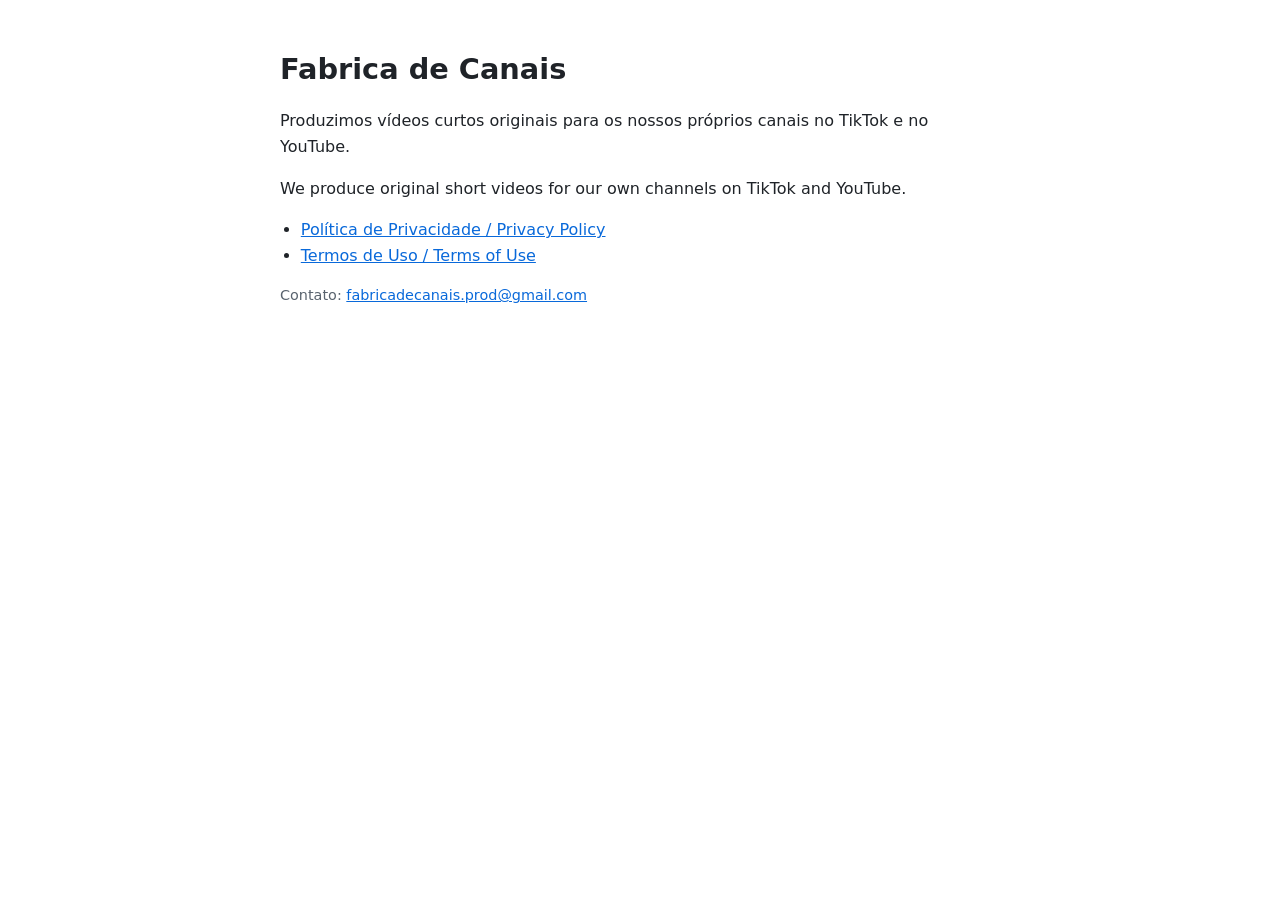
<file: index.html>
<!doctype html>
<html lang="pt-BR">
<head>
<meta charset="utf-8">
<meta name="viewport" content="width=device-width, initial-scale=1">
<title>Fabrica de Canais</title>
<link rel="stylesheet" href="estilo.css">
</head>
<body>
<main>
<h1>Fabrica de Canais</h1>
<p>Produzimos vídeos curtos originais para os nossos próprios canais no TikTok e no YouTube.</p>
<p lang="en">We produce original short videos for our own channels on TikTok and YouTube.</p>
<ul>
<li><a href="privacidade.html">Política de Privacidade / Privacy Policy</a></li>
<li><a href="termos.html">Termos de Uso / Terms of Use</a></li>
</ul>
<p class="meta">Contato: <a href="mailto:fabricadecanais.prod@gmail.com">fabricadecanais.prod@gmail.com</a></p>
</main>
</body>
</html>
</file>
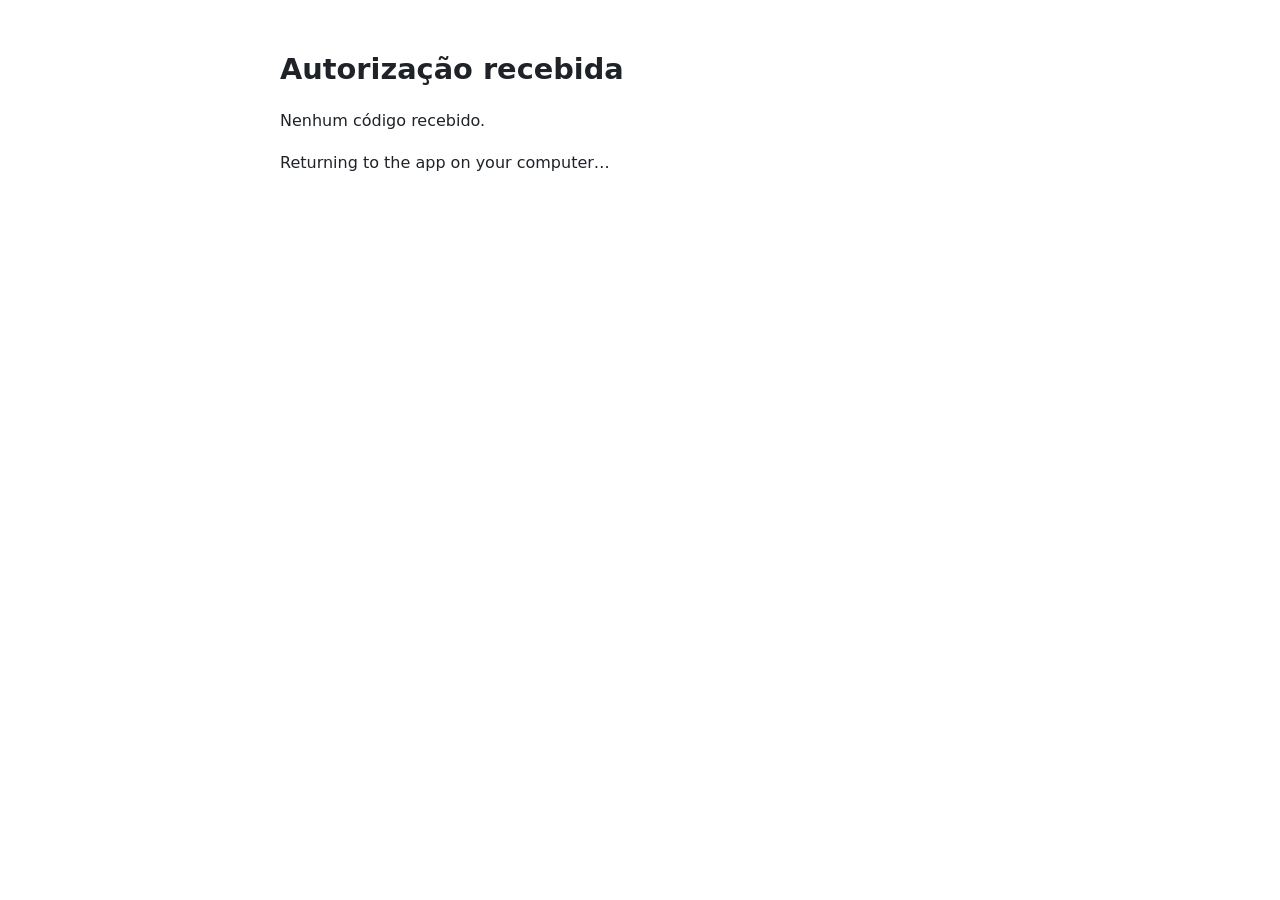
<file: callback.html>
<!doctype html>
<html lang="pt-BR">
<head>
<meta charset="utf-8">
<meta name="viewport" content="width=device-width, initial-scale=1">
<meta name="robots" content="noindex">
<title>Fabrica de Canais: autorização</title>
<link rel="stylesheet" href="estilo.css">
</head>
<body>
<main>
<h1>Autorização recebida</h1>
<p id="msg">Voltando para o aplicativo no seu computador…</p>
<p lang="en">Returning to the app on your computer…</p>
</main>
<script>
  // O login do TikTok volta aqui (redirect URI registrado no app). Esta página só repassa o código
  // para o publicador que está esperando no próprio computador de quem autorizou. Nada é guardado.
  (function () {
    var q = window.location.search;
    if (!q) { document.getElementById("msg").textContent = "Nenhum código recebido."; return; }
    window.location.replace("http://127.0.0.1:8765/tiktok/callback" + q);
  })();
</script>
</body>
</html>
</file>
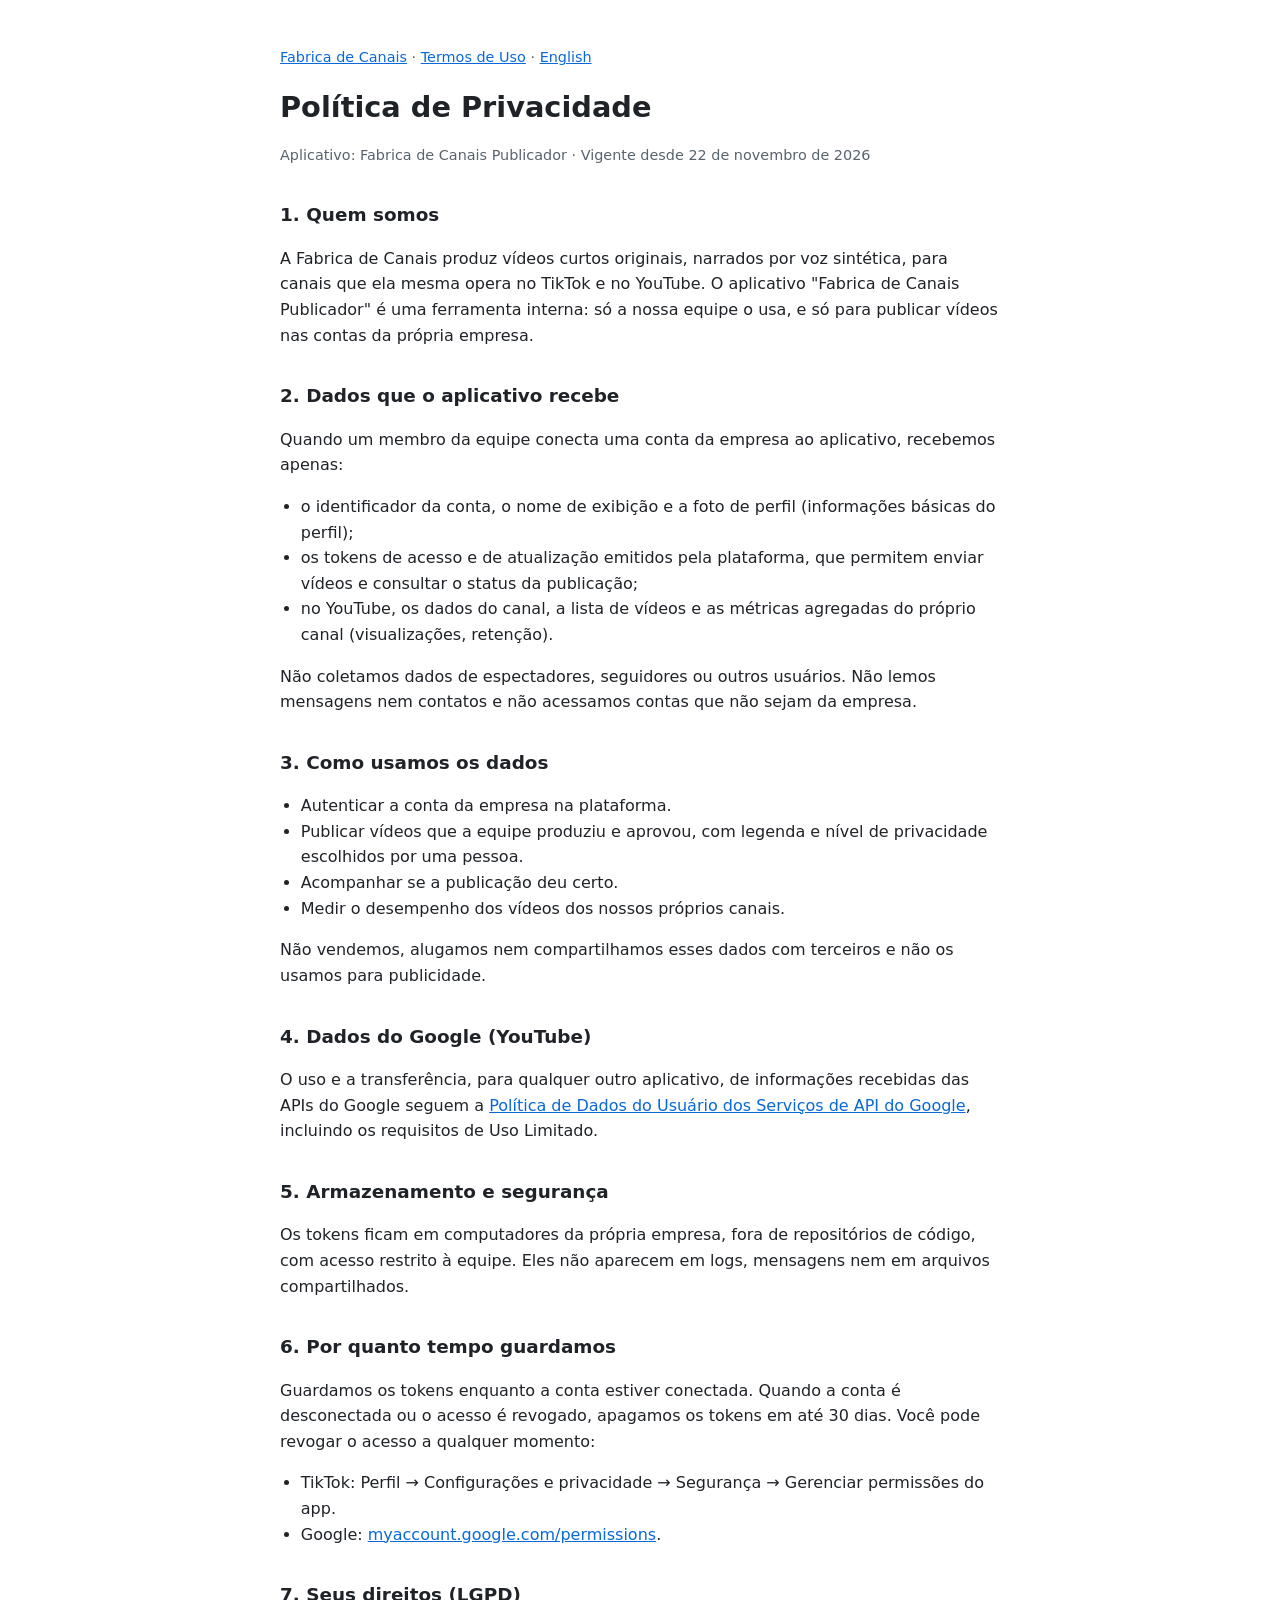
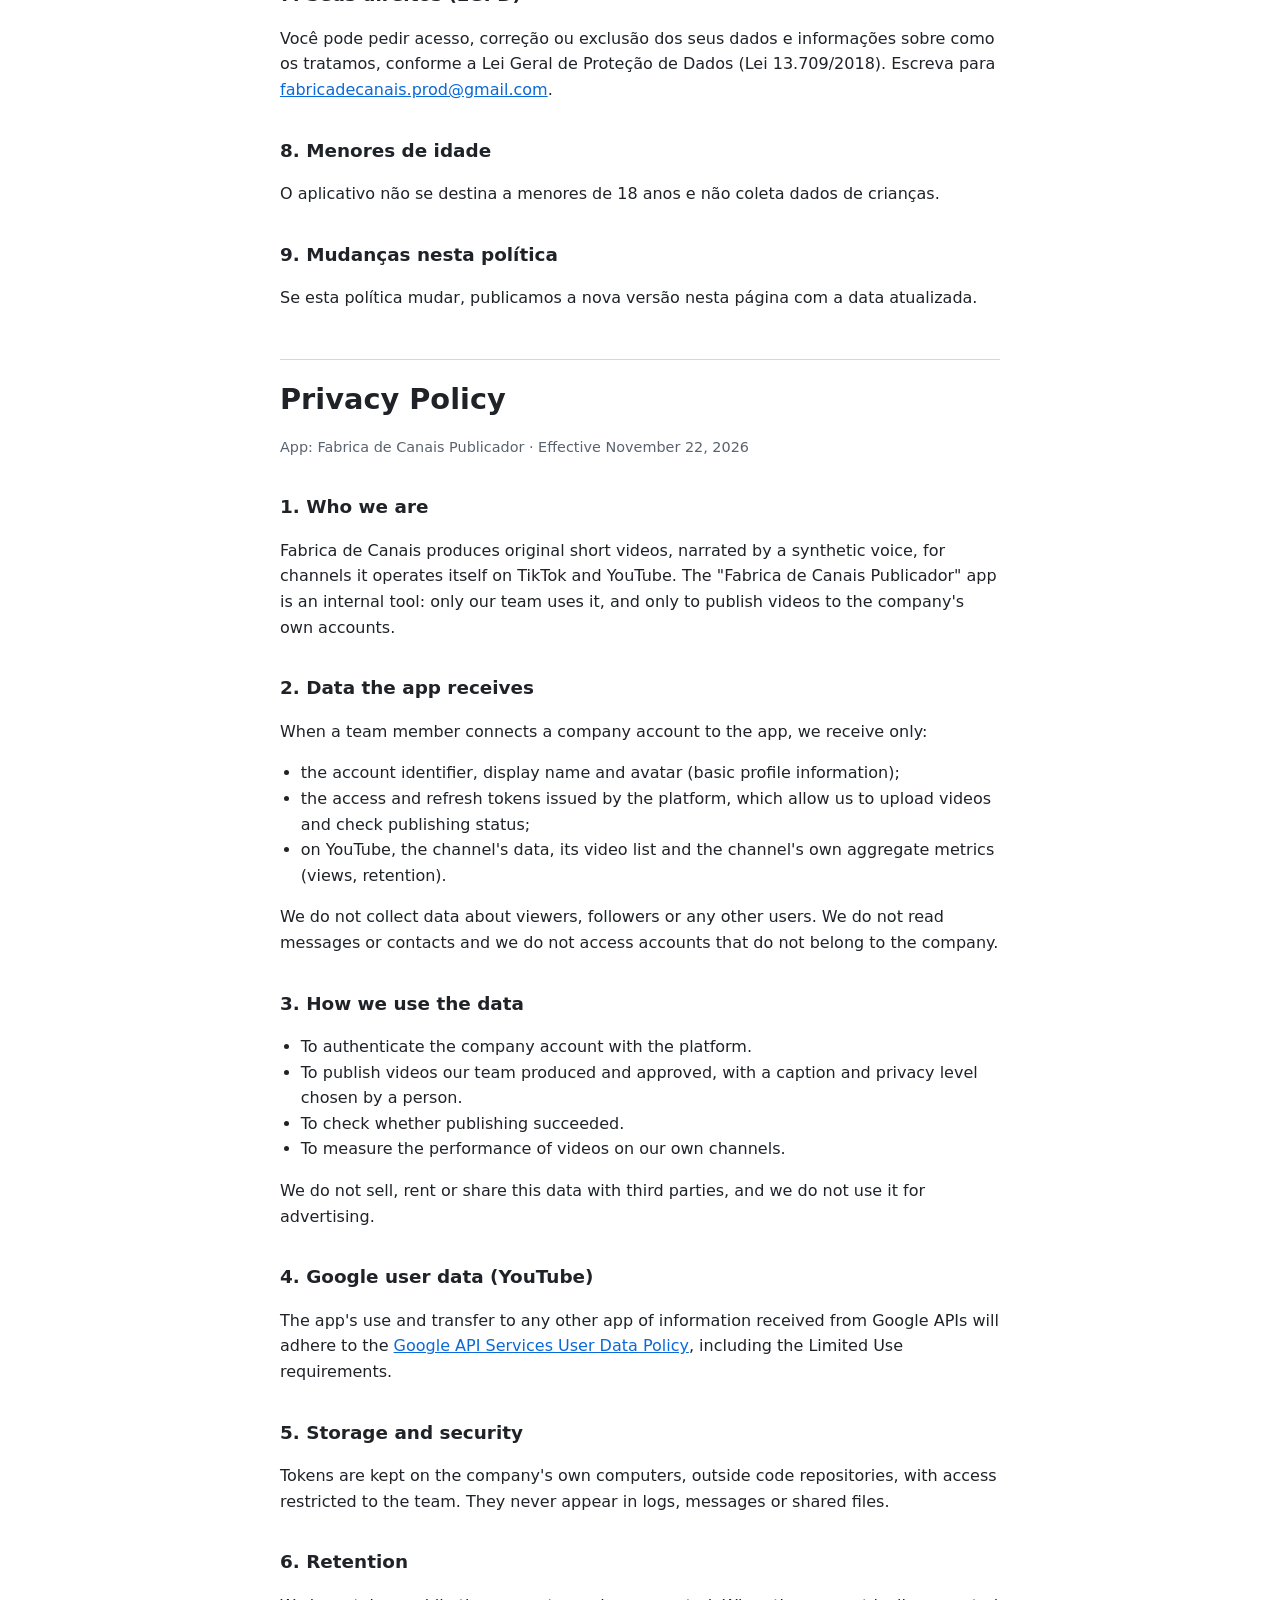
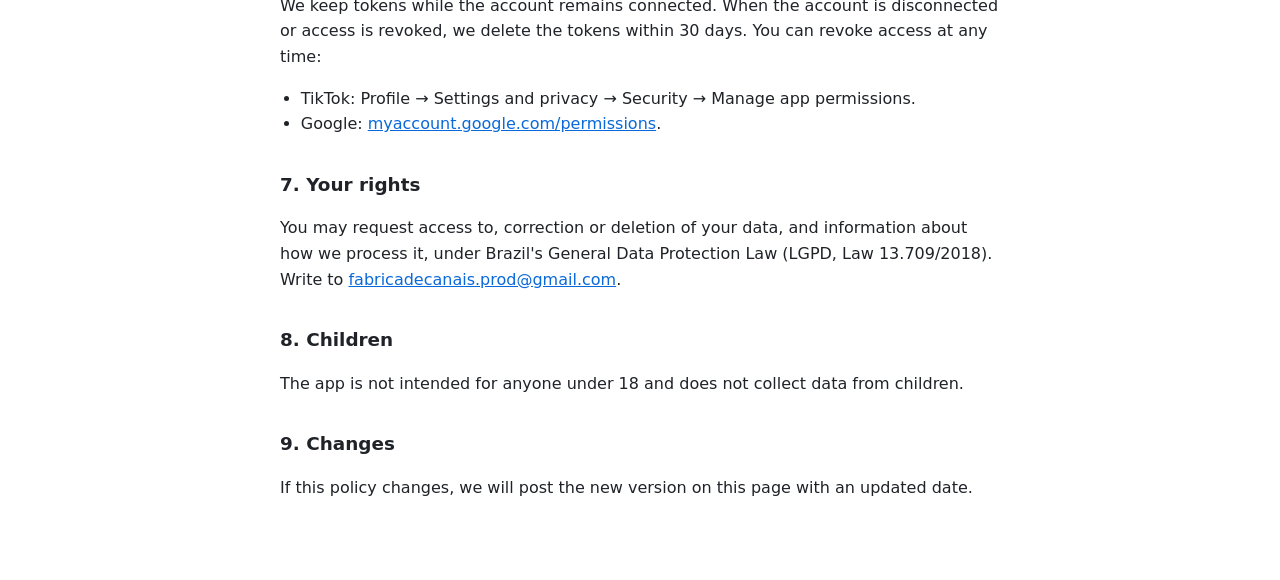
<file: privacidade.html>
<!doctype html>
<html lang="pt-BR">
<head>
<meta charset="utf-8">
<meta name="viewport" content="width=device-width, initial-scale=1">
<title>Política de Privacidade · Fabrica de Canais</title>
<link rel="stylesheet" href="estilo.css">
</head>
<body>
<main>
<p class="topo"><a href="./">Fabrica de Canais</a> · <a href="termos.html">Termos de Uso</a> · <a href="#en">English</a></p>

<h1>Política de Privacidade</h1>
<p class="meta">Aplicativo: Fabrica de Canais Publicador · Vigente desde 22 de novembro de 2026</p>

<h2>1. Quem somos</h2>
<p>A Fabrica de Canais produz vídeos curtos originais, narrados por voz sintética, para canais que ela mesma opera no
TikTok e no YouTube. O aplicativo "Fabrica de Canais Publicador" é uma ferramenta interna: só a nossa equipe o usa, e
só para publicar vídeos nas contas da própria empresa.</p>

<h2>2. Dados que o aplicativo recebe</h2>
<p>Quando um membro da equipe conecta uma conta da empresa ao aplicativo, recebemos apenas:</p>
<ul>
<li>o identificador da conta, o nome de exibição e a foto de perfil (informações básicas do perfil);</li>
<li>os tokens de acesso e de atualização emitidos pela plataforma, que permitem enviar vídeos e consultar o status da
publicação;</li>
<li>no YouTube, os dados do canal, a lista de vídeos e as métricas agregadas do próprio canal (visualizações,
retenção).</li>
</ul>
<p>Não coletamos dados de espectadores, seguidores ou outros usuários. Não lemos mensagens nem contatos e não
acessamos contas que não sejam da empresa.</p>

<h2>3. Como usamos os dados</h2>
<ul>
<li>Autenticar a conta da empresa na plataforma.</li>
<li>Publicar vídeos que a equipe produziu e aprovou, com legenda e nível de privacidade escolhidos por uma pessoa.</li>
<li>Acompanhar se a publicação deu certo.</li>
<li>Medir o desempenho dos vídeos dos nossos próprios canais.</li>
</ul>
<p>Não vendemos, alugamos nem compartilhamos esses dados com terceiros e não os usamos para publicidade.</p>

<h2>4. Dados do Google (YouTube)</h2>
<p>O uso e a transferência, para qualquer outro aplicativo, de informações recebidas das APIs do Google seguem a
<a href="https://developers.google.com/terms/api-services-user-data-policy">Política de Dados do Usuário dos Serviços
de API do Google</a>, incluindo os requisitos de Uso Limitado.</p>

<h2>5. Armazenamento e segurança</h2>
<p>Os tokens ficam em computadores da própria empresa, fora de repositórios de código, com acesso restrito à equipe.
Eles não aparecem em logs, mensagens nem em arquivos compartilhados.</p>

<h2>6. Por quanto tempo guardamos</h2>
<p>Guardamos os tokens enquanto a conta estiver conectada. Quando a conta é desconectada ou o acesso é revogado,
apagamos os tokens em até 30 dias. Você pode revogar o acesso a qualquer momento:</p>
<ul>
<li>TikTok: Perfil → Configurações e privacidade → Segurança → Gerenciar permissões do app.</li>
<li>Google: <a href="https://myaccount.google.com/permissions">myaccount.google.com/permissions</a>.</li>
</ul>

<h2>7. Seus direitos (LGPD)</h2>
<p>Você pode pedir acesso, correção ou exclusão dos seus dados e informações sobre como os tratamos, conforme a Lei
Geral de Proteção de Dados (Lei 13.709/2018). Escreva para <a href="mailto:fabricadecanais.prod@gmail.com">fabricadecanais.prod@gmail.com</a>.</p>

<h2>8. Menores de idade</h2>
<p>O aplicativo não se destina a menores de 18 anos e não coleta dados de crianças.</p>

<h2>9. Mudanças nesta política</h2>
<p>Se esta política mudar, publicamos a nova versão nesta página com a data atualizada.</p>

<hr id="en">

<h1 lang="en">Privacy Policy</h1>
<div lang="en">
<p class="meta">App: Fabrica de Canais Publicador · Effective November 22, 2026</p>

<h2>1. Who we are</h2>
<p>Fabrica de Canais produces original short videos, narrated by a synthetic voice, for channels it operates itself
on TikTok and YouTube. The "Fabrica de Canais Publicador" app is an internal tool: only our team uses it, and only to
publish videos to the company's own accounts.</p>

<h2>2. Data the app receives</h2>
<p>When a team member connects a company account to the app, we receive only:</p>
<ul>
<li>the account identifier, display name and avatar (basic profile information);</li>
<li>the access and refresh tokens issued by the platform, which allow us to upload videos and check publishing
status;</li>
<li>on YouTube, the channel's data, its video list and the channel's own aggregate metrics (views, retention).</li>
</ul>
<p>We do not collect data about viewers, followers or any other users. We do not read messages or contacts and we do
not access accounts that do not belong to the company.</p>

<h2>3. How we use the data</h2>
<ul>
<li>To authenticate the company account with the platform.</li>
<li>To publish videos our team produced and approved, with a caption and privacy level chosen by a person.</li>
<li>To check whether publishing succeeded.</li>
<li>To measure the performance of videos on our own channels.</li>
</ul>
<p>We do not sell, rent or share this data with third parties, and we do not use it for advertising.</p>

<h2>4. Google user data (YouTube)</h2>
<p>The app's use and transfer to any other app of information received from Google APIs will adhere to the
<a href="https://developers.google.com/terms/api-services-user-data-policy">Google API Services User Data Policy</a>,
including the Limited Use requirements.</p>

<h2>5. Storage and security</h2>
<p>Tokens are kept on the company's own computers, outside code repositories, with access restricted to the team.
They never appear in logs, messages or shared files.</p>

<h2>6. Retention</h2>
<p>We keep tokens while the account remains connected. When the account is disconnected or access is revoked, we
delete the tokens within 30 days. You can revoke access at any time:</p>
<ul>
<li>TikTok: Profile → Settings and privacy → Security → Manage app permissions.</li>
<li>Google: <a href="https://myaccount.google.com/permissions">myaccount.google.com/permissions</a>.</li>
</ul>

<h2>7. Your rights</h2>
<p>You may request access to, correction or deletion of your data, and information about how we process it, under
Brazil's General Data Protection Law (LGPD, Law 13.709/2018). Write to
<a href="mailto:fabricadecanais.prod@gmail.com">fabricadecanais.prod@gmail.com</a>.</p>

<h2>8. Children</h2>
<p>The app is not intended for anyone under 18 and does not collect data from children.</p>

<h2>9. Changes</h2>
<p>If this policy changes, we will post the new version on this page with an updated date.</p>
</div>
</main>
</body>
</html>
</file>
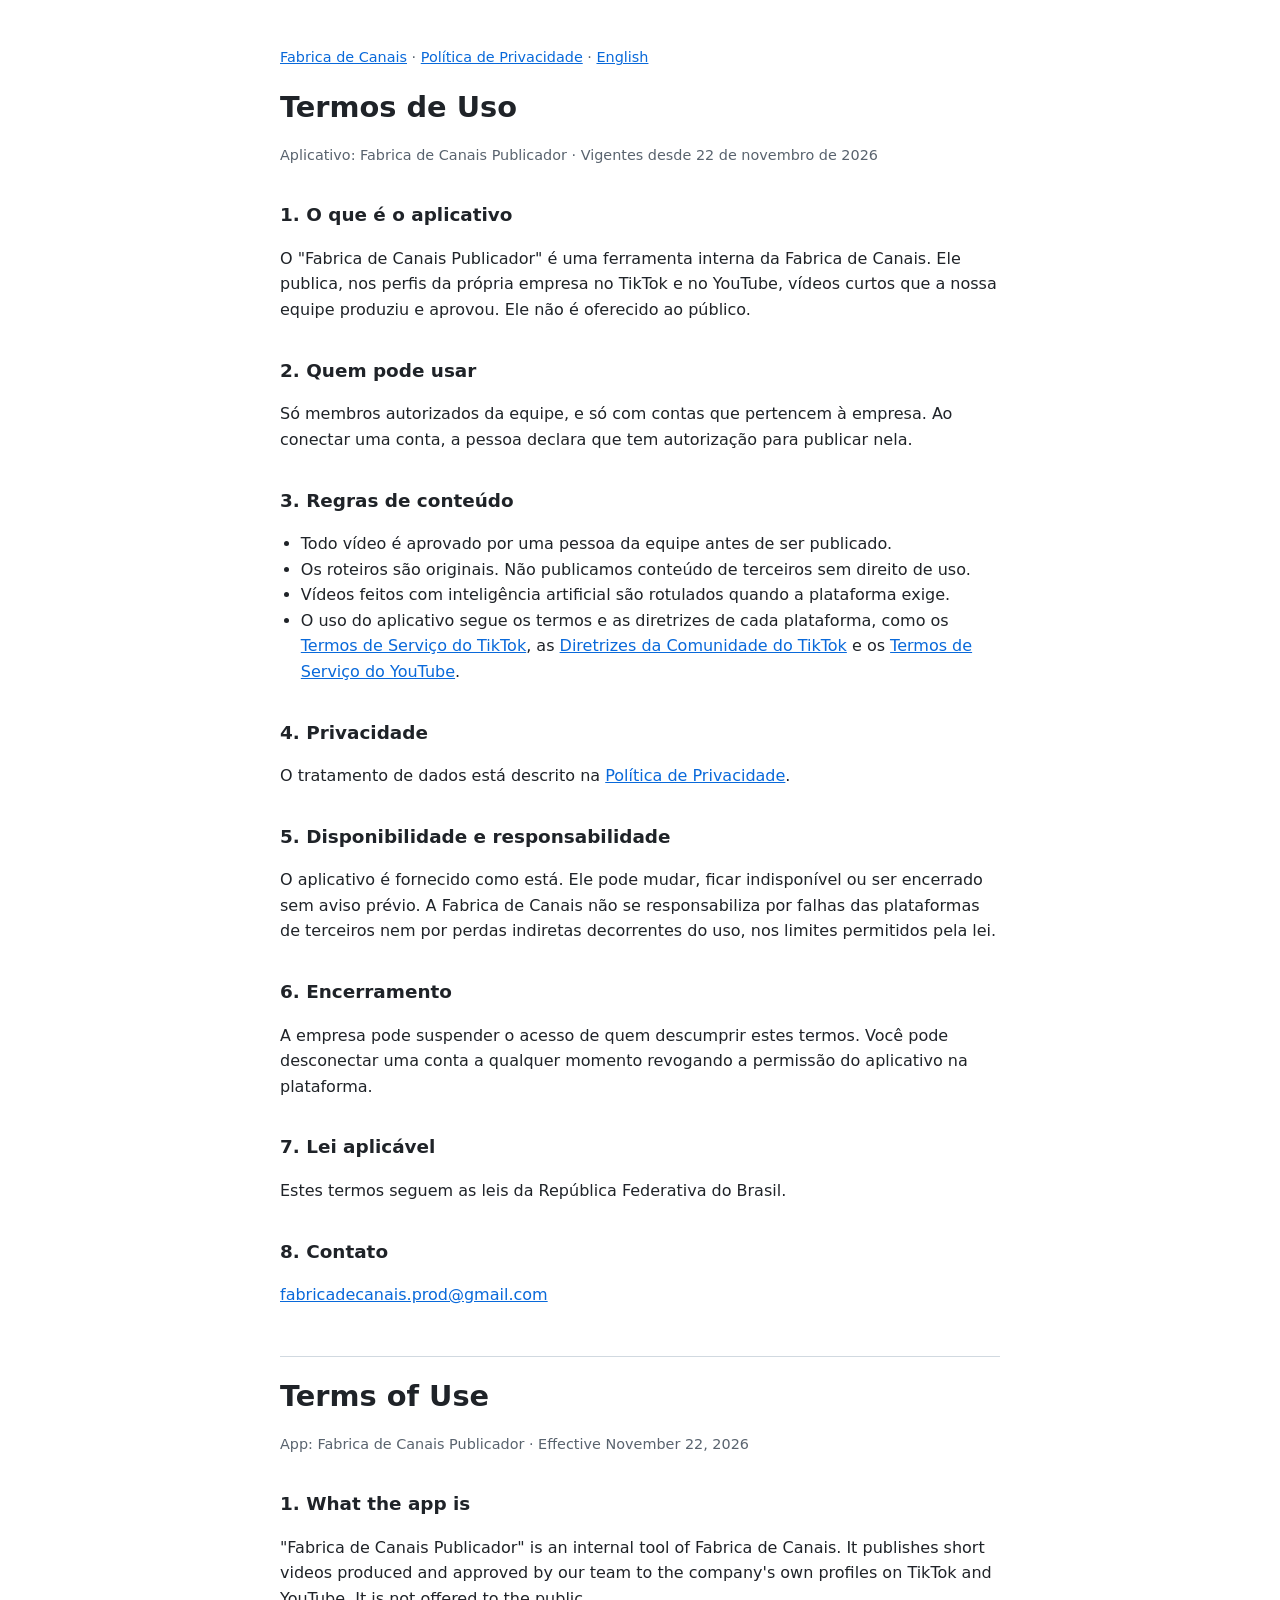
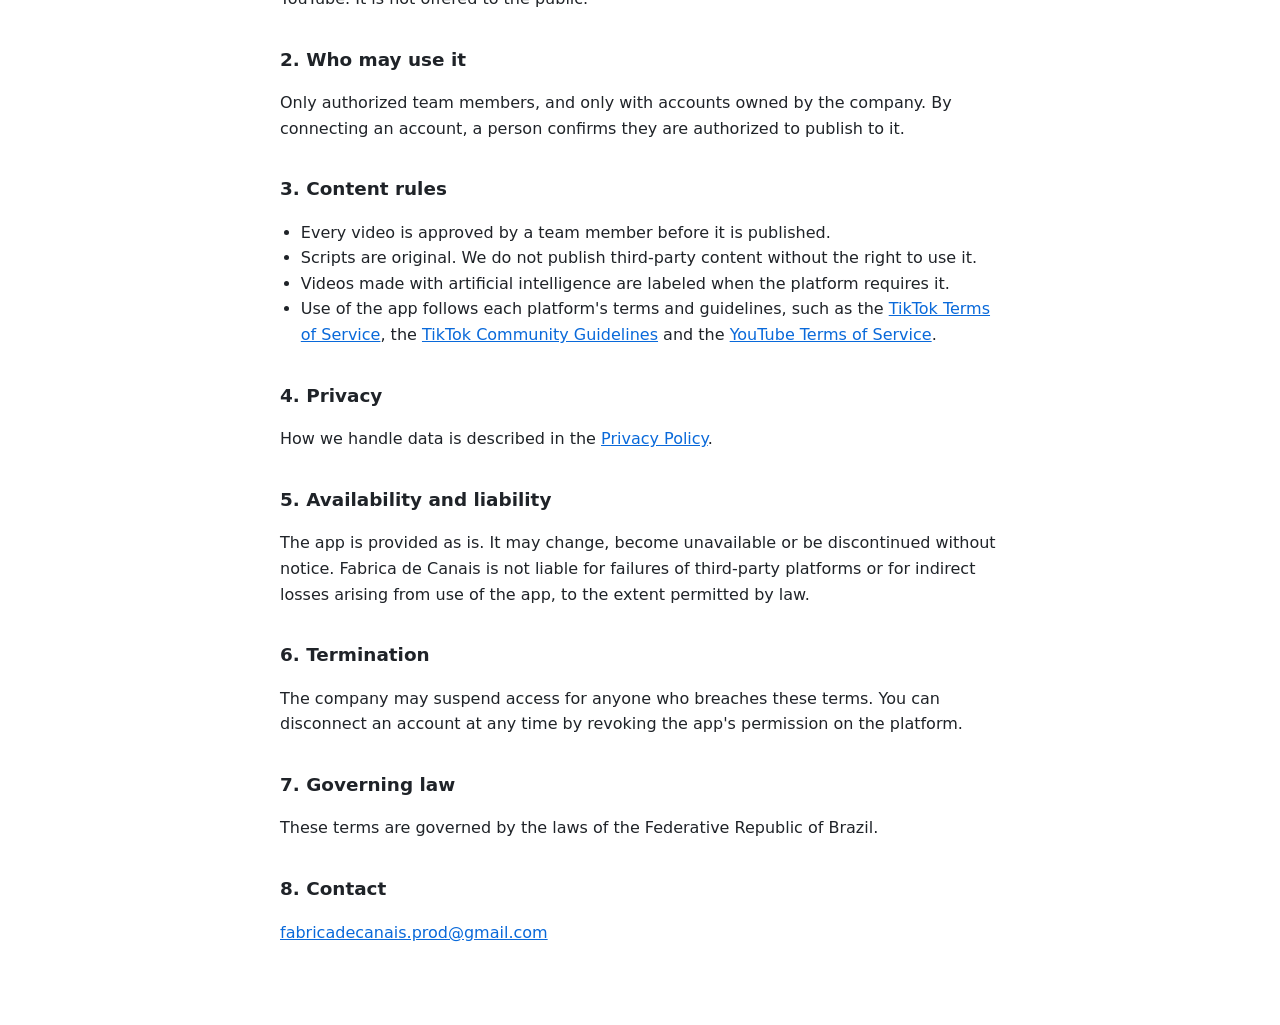
<file: termos.html>
<!doctype html>
<html lang="pt-BR">
<head>
<meta charset="utf-8">
<meta name="viewport" content="width=device-width, initial-scale=1">
<title>Termos de Uso · Fabrica de Canais</title>
<link rel="stylesheet" href="estilo.css">
</head>
<body>
<main>
<p class="topo"><a href="./">Fabrica de Canais</a> · <a href="privacidade.html">Política de Privacidade</a> · <a href="#en">English</a></p>

<h1>Termos de Uso</h1>
<p class="meta">Aplicativo: Fabrica de Canais Publicador · Vigentes desde 22 de novembro de 2026</p>

<h2>1. O que é o aplicativo</h2>
<p>O "Fabrica de Canais Publicador" é uma ferramenta interna da Fabrica de Canais. Ele publica, nos perfis da própria
empresa no TikTok e no YouTube, vídeos curtos que a nossa equipe produziu e aprovou. Ele não é oferecido ao público.</p>

<h2>2. Quem pode usar</h2>
<p>Só membros autorizados da equipe, e só com contas que pertencem à empresa. Ao conectar uma conta, a pessoa declara
que tem autorização para publicar nela.</p>

<h2>3. Regras de conteúdo</h2>
<ul>
<li>Todo vídeo é aprovado por uma pessoa da equipe antes de ser publicado.</li>
<li>Os roteiros são originais. Não publicamos conteúdo de terceiros sem direito de uso.</li>
<li>Vídeos feitos com inteligência artificial são rotulados quando a plataforma exige.</li>
<li>O uso do aplicativo segue os termos e as diretrizes de cada plataforma, como os
<a href="https://www.tiktok.com/legal/terms-of-service">Termos de Serviço do TikTok</a>, as
<a href="https://www.tiktok.com/community-guidelines">Diretrizes da Comunidade do TikTok</a> e os
<a href="https://www.youtube.com/t/terms">Termos de Serviço do YouTube</a>.</li>
</ul>

<h2>4. Privacidade</h2>
<p>O tratamento de dados está descrito na <a href="privacidade.html">Política de Privacidade</a>.</p>

<h2>5. Disponibilidade e responsabilidade</h2>
<p>O aplicativo é fornecido como está. Ele pode mudar, ficar indisponível ou ser encerrado sem aviso prévio. A
Fabrica de Canais não se responsabiliza por falhas das plataformas de terceiros nem por perdas indiretas decorrentes
do uso, nos limites permitidos pela lei.</p>

<h2>6. Encerramento</h2>
<p>A empresa pode suspender o acesso de quem descumprir estes termos. Você pode desconectar uma conta a qualquer
momento revogando a permissão do aplicativo na plataforma.</p>

<h2>7. Lei aplicável</h2>
<p>Estes termos seguem as leis da República Federativa do Brasil.</p>

<h2>8. Contato</h2>
<p><a href="mailto:fabricadecanais.prod@gmail.com">fabricadecanais.prod@gmail.com</a></p>

<hr id="en">

<h1 lang="en">Terms of Use</h1>
<div lang="en">
<p class="meta">App: Fabrica de Canais Publicador · Effective November 22, 2026</p>

<h2>1. What the app is</h2>
<p>"Fabrica de Canais Publicador" is an internal tool of Fabrica de Canais. It publishes short videos produced and
approved by our team to the company's own profiles on TikTok and YouTube. It is not offered to the public.</p>

<h2>2. Who may use it</h2>
<p>Only authorized team members, and only with accounts owned by the company. By connecting an account, a person
confirms they are authorized to publish to it.</p>

<h2>3. Content rules</h2>
<ul>
<li>Every video is approved by a team member before it is published.</li>
<li>Scripts are original. We do not publish third-party content without the right to use it.</li>
<li>Videos made with artificial intelligence are labeled when the platform requires it.</li>
<li>Use of the app follows each platform's terms and guidelines, such as the
<a href="https://www.tiktok.com/legal/terms-of-service">TikTok Terms of Service</a>, the
<a href="https://www.tiktok.com/community-guidelines">TikTok Community Guidelines</a> and the
<a href="https://www.youtube.com/t/terms">YouTube Terms of Service</a>.</li>
</ul>

<h2>4. Privacy</h2>
<p>How we handle data is described in the <a href="privacidade.html">Privacy Policy</a>.</p>

<h2>5. Availability and liability</h2>
<p>The app is provided as is. It may change, become unavailable or be discontinued without notice. Fabrica de Canais
is not liable for failures of third-party platforms or for indirect losses arising from use of the app, to the extent
permitted by law.</p>

<h2>6. Termination</h2>
<p>The company may suspend access for anyone who breaches these terms. You can disconnect an account at any time by
revoking the app's permission on the platform.</p>

<h2>7. Governing law</h2>
<p>These terms are governed by the laws of the Federative Republic of Brazil.</p>

<h2>8. Contact</h2>
<p><a href="mailto:fabricadecanais.prod@gmail.com">fabricadecanais.prod@gmail.com</a></p>
</div>
</main>
</body>
</html>
</file>
<file: estilo.css>
:root {
  --fundo: #ffffff;
  --texto: #1f2328;
  --suave: #59636e;
  --link: #0969da;
  --linha: #d1d9e0;
  color-scheme: light dark;
}

@media (prefers-color-scheme: dark) {
  :root {
    --fundo: #0d1117;
    --texto: #e6edf3;
    --suave: #9198a1;
    --link: #4493f8;
    --linha: #30363d;
  }
}

body {
  margin: 0;
  background: var(--fundo);
  color: var(--texto);
  font: 16px/1.6 system-ui, -apple-system, "Segoe UI", Roboto, sans-serif;
}

main {
  max-width: 720px;
  margin: 0 auto;
  padding: 32px 16px 64px;
}

h1 { font-size: 1.8rem; margin: 0.5em 0 0.2em; }
h2 { font-size: 1.15rem; margin: 1.8em 0 0.4em; }
a { color: var(--link); }
ul { padding-left: 1.3em; }
hr { border: 0; border-top: 1px solid var(--linha); margin: 3em 0 1em; }
.meta, .topo { color: var(--suave); font-size: 0.9rem; }
</file>
